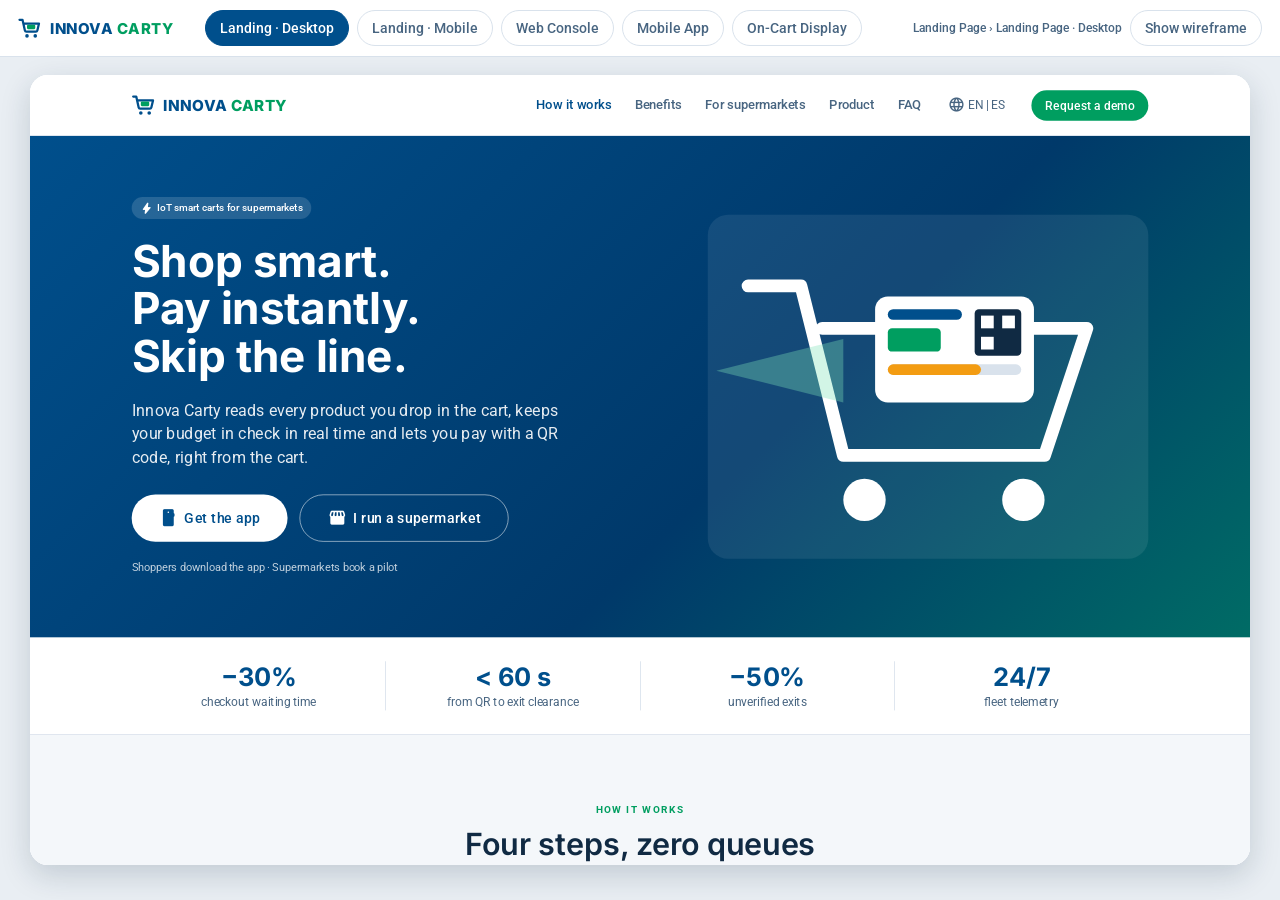
<file: design/chapter-5/app/index.html>
<!doctype html>
<html lang="en">
<head>
<meta charset="utf-8">
<meta name="viewport" content="width=device-width, initial-scale=1">
<title>Innova Carty Prototype</title>

<link rel="stylesheet" href="fonts/fonts.css">
<link rel="stylesheet" href="styles.css">
<style>
  html, body { height: 100%; background: #E9EEF3; }
  .shell { display: flex; flex-direction: column; height: 100vh; }
  .top { display: flex; align-items: center; gap: 8px; padding: 10px 18px; background: #fff; border-bottom: 1px solid #D9E2EC; flex-wrap: wrap; }
  .tab { height: 36px; padding: 0 14px; border-radius: 18px; border: 1px solid #D9E2EC; background: #fff; font: 500 14px Roboto, sans-serif; color: #486581; cursor: pointer; }
  .tab.on { background: #004F8C; color: #fff; border-color: #004F8C; }
  .stage { flex: 1; display: flex; gap: 20px; padding: 18px; min-height: 0; justify-content: center; }
  .device { background: #fff; border-radius: 18px; box-shadow: 0 10px 30px rgba(16,42,67,.18); overflow: hidden; flex: none; position: relative; }
  .device.phone { border-radius: 36px; border: 10px solid #102A43; }
  .device.cart { border: 14px solid #1F2933; border-radius: 20px; }
  .viewport { overflow-y: auto; overflow-x: hidden; height: 100%; }
  .viewport > div { transform-origin: 0 0; }
  .sim { width: 250px; flex: none; display: flex; flex-direction: column; gap: 8px; }
  .sim h4 { margin: 4px 0; }
  .sim button { text-align: left; height: auto; padding: 10px 14px; border-radius: 10px; white-space: normal; justify-content: flex-start; }
  .label { font: 500 12px Roboto, sans-serif; color: #486581; }
  #ptoast { position: fixed; bottom: 24px; left: 50%; transform: translateX(-50%); z-index: 9; display: none; }
</style>
</head>
<body>
<div class="shell">
  <div class="top">
    <span class="logo" id="brand"></span>
    <span style="width:16px"></span>
    <button class="tab" data-start="lp-desktop">Landing · Desktop</button>
    <button class="tab" data-start="lp-mobile">Landing · Mobile</button>
    <button class="tab" data-start="wa-login">Web Console</button>
    <button class="tab" data-start="ma-login">Mobile App</button>
    <button class="tab" data-start="cd-welcome">On-Cart Display</button>
    <span style="flex:1"></span>
    <span class="label" id="where"></span>
    <button class="tab" id="mode">Show wireframe</button>
  </div>
  <div class="stage">
    <div class="device" id="device"><div class="viewport" id="vp"><div id="screen"></div></div></div>
    <div class="sim" id="sim"></div>
  </div>
</div>
<div class="toast" id="ptoast"></div>
<script src="kit.js"></script>
<script src="landing.js"></script>
<script src="mobile.js"></script>
<script src="cart-display.js"></script>
<script src="console.js"></script>
<script src="prototype.js"></script>
</body>
</html>
</file>
<file: design/chapter-5/app/fonts/fonts.css>
/* Vendored from Google Fonts (OFL / Apache 2.0) so screens render offline. */
@font-face {
  font-family: 'Inter';
  font-style: normal;
  font-weight: 400;
  font-display: block;
  src: url(Inter-latin-ext.woff2) format('woff2');
  unicode-range: U+0100-02BA, U+02BD-02C5, U+02C7-02CC, U+02CE-02D7, U+02DD-02FF, U+0304, U+0308, U+0329, U+1D00-1DBF, U+1E00-1E9F, U+1EF2-1EFF, U+2020, U+20A0-20AB, U+20AD-20C0, U+2113, U+2C60-2C7F, U+A720-A7FF;
}
@font-face {
  font-family: 'Inter';
  font-style: normal;
  font-weight: 400;
  font-display: block;
  src: url(Inter-latin.woff2) format('woff2');
  unicode-range: U+0000-00FF, U+0131, U+0152-0153, U+02BB-02BC, U+02C6, U+02DA, U+02DC, U+0304, U+0308, U+0329, U+2000-206F, U+20AC, U+2122, U+2191, U+2193, U+2212, U+2215, U+FEFF, U+FFFD;
}
@font-face {
  font-family: 'Inter';
  font-style: normal;
  font-weight: 500;
  font-display: block;
  src: url(Inter-latin-ext.woff2) format('woff2');
  unicode-range: U+0100-02BA, U+02BD-02C5, U+02C7-02CC, U+02CE-02D7, U+02DD-02FF, U+0304, U+0308, U+0329, U+1D00-1DBF, U+1E00-1E9F, U+1EF2-1EFF, U+2020, U+20A0-20AB, U+20AD-20C0, U+2113, U+2C60-2C7F, U+A720-A7FF;
}
@font-face {
  font-family: 'Inter';
  font-style: normal;
  font-weight: 500;
  font-display: block;
  src: url(Inter-latin.woff2) format('woff2');
  unicode-range: U+0000-00FF, U+0131, U+0152-0153, U+02BB-02BC, U+02C6, U+02DA, U+02DC, U+0304, U+0308, U+0329, U+2000-206F, U+20AC, U+2122, U+2191, U+2193, U+2212, U+2215, U+FEFF, U+FFFD;
}
@font-face {
  font-family: 'Inter';
  font-style: normal;
  font-weight: 600;
  font-display: block;
  src: url(Inter-latin-ext.woff2) format('woff2');
  unicode-range: U+0100-02BA, U+02BD-02C5, U+02C7-02CC, U+02CE-02D7, U+02DD-02FF, U+0304, U+0308, U+0329, U+1D00-1DBF, U+1E00-1E9F, U+1EF2-1EFF, U+2020, U+20A0-20AB, U+20AD-20C0, U+2113, U+2C60-2C7F, U+A720-A7FF;
}
@font-face {
  font-family: 'Inter';
  font-style: normal;
  font-weight: 600;
  font-display: block;
  src: url(Inter-latin.woff2) format('woff2');
  unicode-range: U+0000-00FF, U+0131, U+0152-0153, U+02BB-02BC, U+02C6, U+02DA, U+02DC, U+0304, U+0308, U+0329, U+2000-206F, U+20AC, U+2122, U+2191, U+2193, U+2212, U+2215, U+FEFF, U+FFFD;
}
@font-face {
  font-family: 'Inter';
  font-style: normal;
  font-weight: 700;
  font-display: block;
  src: url(Inter-latin-ext.woff2) format('woff2');
  unicode-range: U+0100-02BA, U+02BD-02C5, U+02C7-02CC, U+02CE-02D7, U+02DD-02FF, U+0304, U+0308, U+0329, U+1D00-1DBF, U+1E00-1E9F, U+1EF2-1EFF, U+2020, U+20A0-20AB, U+20AD-20C0, U+2113, U+2C60-2C7F, U+A720-A7FF;
}
@font-face {
  font-family: 'Inter';
  font-style: normal;
  font-weight: 700;
  font-display: block;
  src: url(Inter-latin.woff2) format('woff2');
  unicode-range: U+0000-00FF, U+0131, U+0152-0153, U+02BB-02BC, U+02C6, U+02DA, U+02DC, U+0304, U+0308, U+0329, U+2000-206F, U+20AC, U+2122, U+2191, U+2193, U+2212, U+2215, U+FEFF, U+FFFD;
}
@font-face {
  font-family: 'Inter';
  font-style: normal;
  font-weight: 800;
  font-display: block;
  src: url(Inter-latin-ext.woff2) format('woff2');
  unicode-range: U+0100-02BA, U+02BD-02C5, U+02C7-02CC, U+02CE-02D7, U+02DD-02FF, U+0304, U+0308, U+0329, U+1D00-1DBF, U+1E00-1E9F, U+1EF2-1EFF, U+2020, U+20A0-20AB, U+20AD-20C0, U+2113, U+2C60-2C7F, U+A720-A7FF;
}
@font-face {
  font-family: 'Inter';
  font-style: normal;
  font-weight: 800;
  font-display: block;
  src: url(Inter-latin.woff2) format('woff2');
  unicode-range: U+0000-00FF, U+0131, U+0152-0153, U+02BB-02BC, U+02C6, U+02DA, U+02DC, U+0304, U+0308, U+0329, U+2000-206F, U+20AC, U+2122, U+2191, U+2193, U+2212, U+2215, U+FEFF, U+FFFD;
}
@font-face {
  font-family: 'Material Symbols Rounded';
  font-style: normal;
  font-weight: 400;
  font-display: block;
  src: url(MaterialSymbolsRounded.woff2) format('woff2');
}
@font-face {
  font-family: 'Roboto';
  font-style: normal;
  font-weight: 300;
  font-stretch: 100%;
  font-display: block;
  src: url(Roboto-latin-ext.woff2) format('woff2');
  unicode-range: U+0100-02BA, U+02BD-02C5, U+02C7-02CC, U+02CE-02D7, U+02DD-02FF, U+0304, U+0308, U+0329, U+1D00-1DBF, U+1E00-1E9F, U+1EF2-1EFF, U+2020, U+20A0-20AB, U+20AD-20C0, U+2113, U+2C60-2C7F, U+A720-A7FF;
}
@font-face {
  font-family: 'Roboto';
  font-style: normal;
  font-weight: 300;
  font-stretch: 100%;
  font-display: block;
  src: url(Roboto-latin.woff2) format('woff2');
  unicode-range: U+0000-00FF, U+0131, U+0152-0153, U+02BB-02BC, U+02C6, U+02DA, U+02DC, U+0304, U+0308, U+0329, U+2000-206F, U+20AC, U+2122, U+2191, U+2193, U+2212, U+2215, U+FEFF, U+FFFD;
}
@font-face {
  font-family: 'Roboto';
  font-style: normal;
  font-weight: 400;
  font-stretch: 100%;
  font-display: block;
  src: url(Roboto-latin-ext.woff2) format('woff2');
  unicode-range: U+0100-02BA, U+02BD-02C5, U+02C7-02CC, U+02CE-02D7, U+02DD-02FF, U+0304, U+0308, U+0329, U+1D00-1DBF, U+1E00-1E9F, U+1EF2-1EFF, U+2020, U+20A0-20AB, U+20AD-20C0, U+2113, U+2C60-2C7F, U+A720-A7FF;
}
@font-face {
  font-family: 'Roboto';
  font-style: normal;
  font-weight: 400;
  font-stretch: 100%;
  font-display: block;
  src: url(Roboto-latin.woff2) format('woff2');
  unicode-range: U+0000-00FF, U+0131, U+0152-0153, U+02BB-02BC, U+02C6, U+02DA, U+02DC, U+0304, U+0308, U+0329, U+2000-206F, U+20AC, U+2122, U+2191, U+2193, U+2212, U+2215, U+FEFF, U+FFFD;
}
@font-face {
  font-family: 'Roboto';
  font-style: normal;
  font-weight: 500;
  font-stretch: 100%;
  font-display: block;
  src: url(Roboto-latin-ext.woff2) format('woff2');
  unicode-range: U+0100-02BA, U+02BD-02C5, U+02C7-02CC, U+02CE-02D7, U+02DD-02FF, U+0304, U+0308, U+0329, U+1D00-1DBF, U+1E00-1E9F, U+1EF2-1EFF, U+2020, U+20A0-20AB, U+20AD-20C0, U+2113, U+2C60-2C7F, U+A720-A7FF;
}
@font-face {
  font-family: 'Roboto';
  font-style: normal;
  font-weight: 500;
  font-stretch: 100%;
  font-display: block;
  src: url(Roboto-latin.woff2) format('woff2');
  unicode-range: U+0000-00FF, U+0131, U+0152-0153, U+02BB-02BC, U+02C6, U+02DA, U+02DC, U+0304, U+0308, U+0329, U+2000-206F, U+20AC, U+2122, U+2191, U+2193, U+2212, U+2215, U+FEFF, U+FFFD;
}
@font-face {
  font-family: 'Roboto';
  font-style: normal;
  font-weight: 700;
  font-stretch: 100%;
  font-display: block;
  src: url(Roboto-latin-ext.woff2) format('woff2');
  unicode-range: U+0100-02BA, U+02BD-02C5, U+02C7-02CC, U+02CE-02D7, U+02DD-02FF, U+0304, U+0308, U+0329, U+1D00-1DBF, U+1E00-1E9F, U+1EF2-1EFF, U+2020, U+20A0-20AB, U+20AD-20C0, U+2113, U+2C60-2C7F, U+A720-A7FF;
}
@font-face {
  font-family: 'Roboto';
  font-style: normal;
  font-weight: 700;
  font-stretch: 100%;
  font-display: block;
  src: url(Roboto-latin.woff2) format('woff2');
  unicode-range: U+0000-00FF, U+0131, U+0152-0153, U+02BB-02BC, U+02C6, U+02DA, U+02DC, U+0304, U+0308, U+0329, U+2000-206F, U+20AC, U+2122, U+2191, U+2193, U+2212, U+2215, U+FEFF, U+FFFD;
}
@font-face {
  font-family: 'Roboto Mono';
  font-style: normal;
  font-weight: 400;
  font-display: block;
  src: url(RobotoMono-latin-ext.woff2) format('woff2');
  unicode-range: U+0100-02BA, U+02BD-02C5, U+02C7-02CC, U+02CE-02D7, U+02DD-02FF, U+0304, U+0308, U+0329, U+1D00-1DBF, U+1E00-1E9F, U+1EF2-1EFF, U+2020, U+20A0-20AB, U+20AD-20C0, U+2113, U+2C60-2C7F, U+A720-A7FF;
}
@font-face {
  font-family: 'Roboto Mono';
  font-style: normal;
  font-weight: 400;
  font-display: block;
  src: url(RobotoMono-latin.woff2) format('woff2');
  unicode-range: U+0000-00FF, U+0131, U+0152-0153, U+02BB-02BC, U+02C6, U+02DA, U+02DC, U+0304, U+0308, U+0329, U+2000-206F, U+20AC, U+2122, U+2191, U+2193, U+2212, U+2215, U+FEFF, U+FFFD;
}
@font-face {
  font-family: 'Roboto Mono';
  font-style: normal;
  font-weight: 500;
  font-display: block;
  src: url(RobotoMono-latin-ext.woff2) format('woff2');
  unicode-range: U+0100-02BA, U+02BD-02C5, U+02C7-02CC, U+02CE-02D7, U+02DD-02FF, U+0304, U+0308, U+0329, U+1D00-1DBF, U+1E00-1E9F, U+1EF2-1EFF, U+2020, U+20A0-20AB, U+20AD-20C0, U+2113, U+2C60-2C7F, U+A720-A7FF;
}
@font-face {
  font-family: 'Roboto Mono';
  font-style: normal;
  font-weight: 500;
  font-display: block;
  src: url(RobotoMono-latin.woff2) format('woff2');
  unicode-range: U+0000-00FF, U+0131, U+0152-0153, U+02BB-02BC, U+02C6, U+02DA, U+02DC, U+0304, U+0308, U+0329, U+2000-206F, U+20AC, U+2122, U+2191, U+2193, U+2212, U+2215, U+FEFF, U+FFFD;
}
@font-face {
  font-family: 'Roboto Mono';
  font-style: normal;
  font-weight: 700;
  font-display: block;
  src: url(RobotoMono-latin-ext.woff2) format('woff2');
  unicode-range: U+0100-02BA, U+02BD-02C5, U+02C7-02CC, U+02CE-02D7, U+02DD-02FF, U+0304, U+0308, U+0329, U+1D00-1DBF, U+1E00-1E9F, U+1EF2-1EFF, U+2020, U+20A0-20AB, U+20AD-20C0, U+2113, U+2C60-2C7F, U+A720-A7FF;
}
@font-face {
  font-family: 'Roboto Mono';
  font-style: normal;
  font-weight: 700;
  font-display: block;
  src: url(RobotoMono-latin.woff2) format('woff2');
  unicode-range: U+0000-00FF, U+0131, U+0152-0153, U+02BB-02BC, U+02C6, U+02DA, U+02DC, U+0304, U+0308, U+0329, U+2000-206F, U+20AC, U+2122, U+2191, U+2193, U+2212, U+2215, U+FEFF, U+FFFD;
}
</file>
<file: design/chapter-5/app/styles.css>
/* Innova Carty UI kit: tokens from 5.1.1 General Style Guidelines.
   `.wf` switches every screen to its low-fidelity wireframe rendering. */
:root {
  --primary: #004F8C;
  --primary-container: #D6E6F5;
  --secondary: #009E60;
  --secondary-container: #D3F2E4;
  --success: #2ECC71;
  --warning: #F39C12;
  --warning-container: #FFF1DC;
  --error: #E74C3C;
  --error-container: #FDE3E0;
  --ink: #102A43;
  --ink-2: #486581;
  --ink-3: #829AB1;
  --line: #D9E2EC;
  --surface: #FFFFFF;
  --surface-2: #F4F7FA;
  --hero: linear-gradient(135deg, #004F8C 0%, #00396A 60%, #009E60 140%);
  --radius: 12px;
  --shadow: 0 1px 2px rgba(16,42,67,.08), 0 2px 6px rgba(16,42,67,.06);
  --font-title: 'Inter', system-ui, sans-serif;
  --font-body: 'Roboto', system-ui, sans-serif;
}
.wf {
  --primary: #4A4A4A; --primary-container: #E6E6E6;
  --secondary: #6B6B6B; --secondary-container: #EBEBEB;
  --success: #7A7A7A; --warning: #8C8C8C; --warning-container: #EFEFEF;
  --error: #3D3D3D; --error-container: #E9E9E9;
  --ink: #2B2B2B; --ink-2: #6B6B6B; --ink-3: #9A9A9A;
  --line: #BDBDBD; --surface: #FFFFFF; --surface-2: #F3F3F3;
  --hero: #E4E4E4; --shadow: none;
  --font-title: 'Roboto Mono', monospace; --font-body: 'Roboto Mono', monospace;
}
.wf .card, .wf .btn, .wf .chip, .wf input, .wf .field { border: 1.5px solid #9A9A9A !important; }
.wf .img { background: repeating-linear-gradient(45deg,#ECECEC 0 10px,#F7F7F7 10px 20px) !important; border: 1.5px dashed #9A9A9A; }
.wf .img > * { visibility: hidden; }
.wf .hero, .wf .hero * { color: #2B2B2B !important; }
.wf .hero .btn.on-dark { background: #4A4A4A !important; color: #fff !important; }
.wf .qr { filter: grayscale(1); opacity: .5; }

* { box-sizing: border-box; margin: 0; padding: 0; }
html, body { background: var(--surface); }
body { font-family: var(--font-body); color: var(--ink); font-size: 16px; line-height: 1.45; -webkit-font-smoothing: antialiased; }
h1, h2, h3, h4, .num { font-family: var(--font-title); color: var(--ink); line-height: 1.2; }
h1 { font-size: 32px; font-weight: 700; }
h2 { font-size: 24px; font-weight: 600; }
h3 { font-size: 20px; font-weight: 500; }
h4 { font-size: 16px; font-weight: 600; }
.caption { font-size: 12px; color: var(--ink-2); }
.muted { color: var(--ink-2); }
.ms { font-family: 'Material Symbols Rounded'; font-weight: normal; font-style: normal; font-size: 22px; line-height: 1; display: inline-block; vertical-align: middle; font-variation-settings: 'FILL' 1; }
.row { display: flex; align-items: center; gap: 8px; }
.col { display: flex; flex-direction: column; gap: 8px; }
.spacer { flex: 1; }
.grid { display: grid; gap: 16px; }

.screen { position: relative; overflow: hidden; background: var(--surface-2); }

/* Buttons (Material 3 shapes) */
.btn { display: inline-flex; align-items: center; justify-content: center; gap: 8px; height: 48px; min-width: 48px; padding: 0 24px; border-radius: 24px; border: 0; font: 500 15px var(--font-body); letter-spacing: .2px; cursor: pointer; white-space: nowrap; }
.btn.sm { height: 36px; padding: 0 16px; font-size: 14px; border-radius: 18px; }
.btn.lg { height: 56px; padding: 0 32px; font-size: 17px; border-radius: 28px; }
.btn.filled { background: var(--primary); color: #fff; }
.btn.cta { background: var(--secondary); color: #fff; }
.btn.tonal { background: var(--primary-container); color: var(--primary); }
.btn.outlined { background: transparent; color: var(--primary); border: 1.5px solid var(--line); }
.btn.text { background: transparent; color: var(--primary); padding: 0 12px; }
.btn.danger { background: var(--error); color: #fff; }
.btn.on-dark { background: #fff; color: var(--primary); }
.btn.block { width: 100%; }

.card { background: var(--surface); border-radius: var(--radius); box-shadow: var(--shadow); border: 1px solid var(--line); }
.chip { display: inline-flex; align-items: center; gap: 4px; height: 26px; padding: 0 10px; border-radius: 13px; font: 500 12px var(--font-body); white-space: nowrap; }
.chip .ms { font-size: 16px; }
.chip.ok { background: var(--secondary-container); color: var(--secondary); }
.chip.warn { background: var(--warning-container); color: #9A5B00; }
.chip.err { background: var(--error-container); color: #B3261E; }
.chip.info { background: var(--primary-container); color: var(--primary); }
.chip.off { background: #E4E7EB; color: #52606D; }
.wf .chip.warn, .wf .chip.err, .wf .chip.ok, .wf .chip.info, .wf .chip.off { color: #2B2B2B; }

.field { display: flex; flex-direction: column; gap: 4px; }
.field label { font-size: 13px; color: var(--ink-2); font-weight: 500; }
.input { height: 48px; border: 1.5px solid var(--line); border-radius: 8px; padding: 0 14px; display: flex; align-items: center; gap: 8px; background: var(--surface); color: var(--ink); font-size: 15px; }
.input.focus { border-color: var(--primary); box-shadow: 0 0 0 3px var(--primary-container); }
.input.invalid { border-color: var(--error); }
.input .ph { color: var(--ink-3); }
.err-text { color: var(--error); font-size: 12px; }

.progress { height: 10px; border-radius: 5px; background: var(--line); overflow: hidden; }
.progress > i { display: block; height: 100%; border-radius: 5px; background: var(--secondary); }
.progress.warn > i { background: var(--warning); }
.progress.err > i { background: var(--error); }

.divider { height: 1px; background: var(--line); }
.img { background: linear-gradient(135deg, var(--primary-container), var(--secondary-container)); border-radius: var(--radius); display: flex; align-items: center; justify-content: center; color: var(--primary); overflow: hidden; }
.avatar { width: 36px; height: 36px; border-radius: 50%; background: var(--primary-container); color: var(--primary); display: flex; align-items: center; justify-content: center; font: 600 14px var(--font-title); }

table.tbl { width: 100%; border-collapse: collapse; font-size: 14px; }
.tbl th { text-align: left; font-weight: 500; color: var(--ink-2); font-size: 13px; padding: 10px 12px; border-bottom: 1px solid var(--line); background: var(--surface-2); }
.tbl td { padding: 12px; border-bottom: 1px solid var(--line); }

.toast { position: absolute; left: 50%; transform: translateX(-50%); background: var(--ink); color: #fff; border-radius: 8px; padding: 12px 18px; display: flex; gap: 10px; align-items: center; font-size: 14px; box-shadow: 0 6px 18px rgba(0,0,0,.2); white-space: nowrap; }
.scrim { position: absolute; inset: 0; background: rgba(16,42,67,.45); display: flex; align-items: center; justify-content: center; }
.dialog { background: var(--surface); border-radius: 24px; padding: 24px; box-shadow: 0 12px 32px rgba(0,0,0,.25); }

/* Logo */
.logo { display: inline-flex; align-items: center; gap: 8px; font: 800 18px var(--font-title); letter-spacing: .5px; }
.logo .a { color: var(--primary); } .logo .b { color: var(--secondary); }
.logo svg { flex: none; }
.on-dark-logo .a, .on-dark-logo .b { color: #fff; }

/* Hotspots in the prototype */
[data-go], [data-act] { cursor: pointer; }
.proto-hint [data-go], .proto-hint [data-act] { outline: 2px dashed rgba(0,158,96,.0); }
</file>
